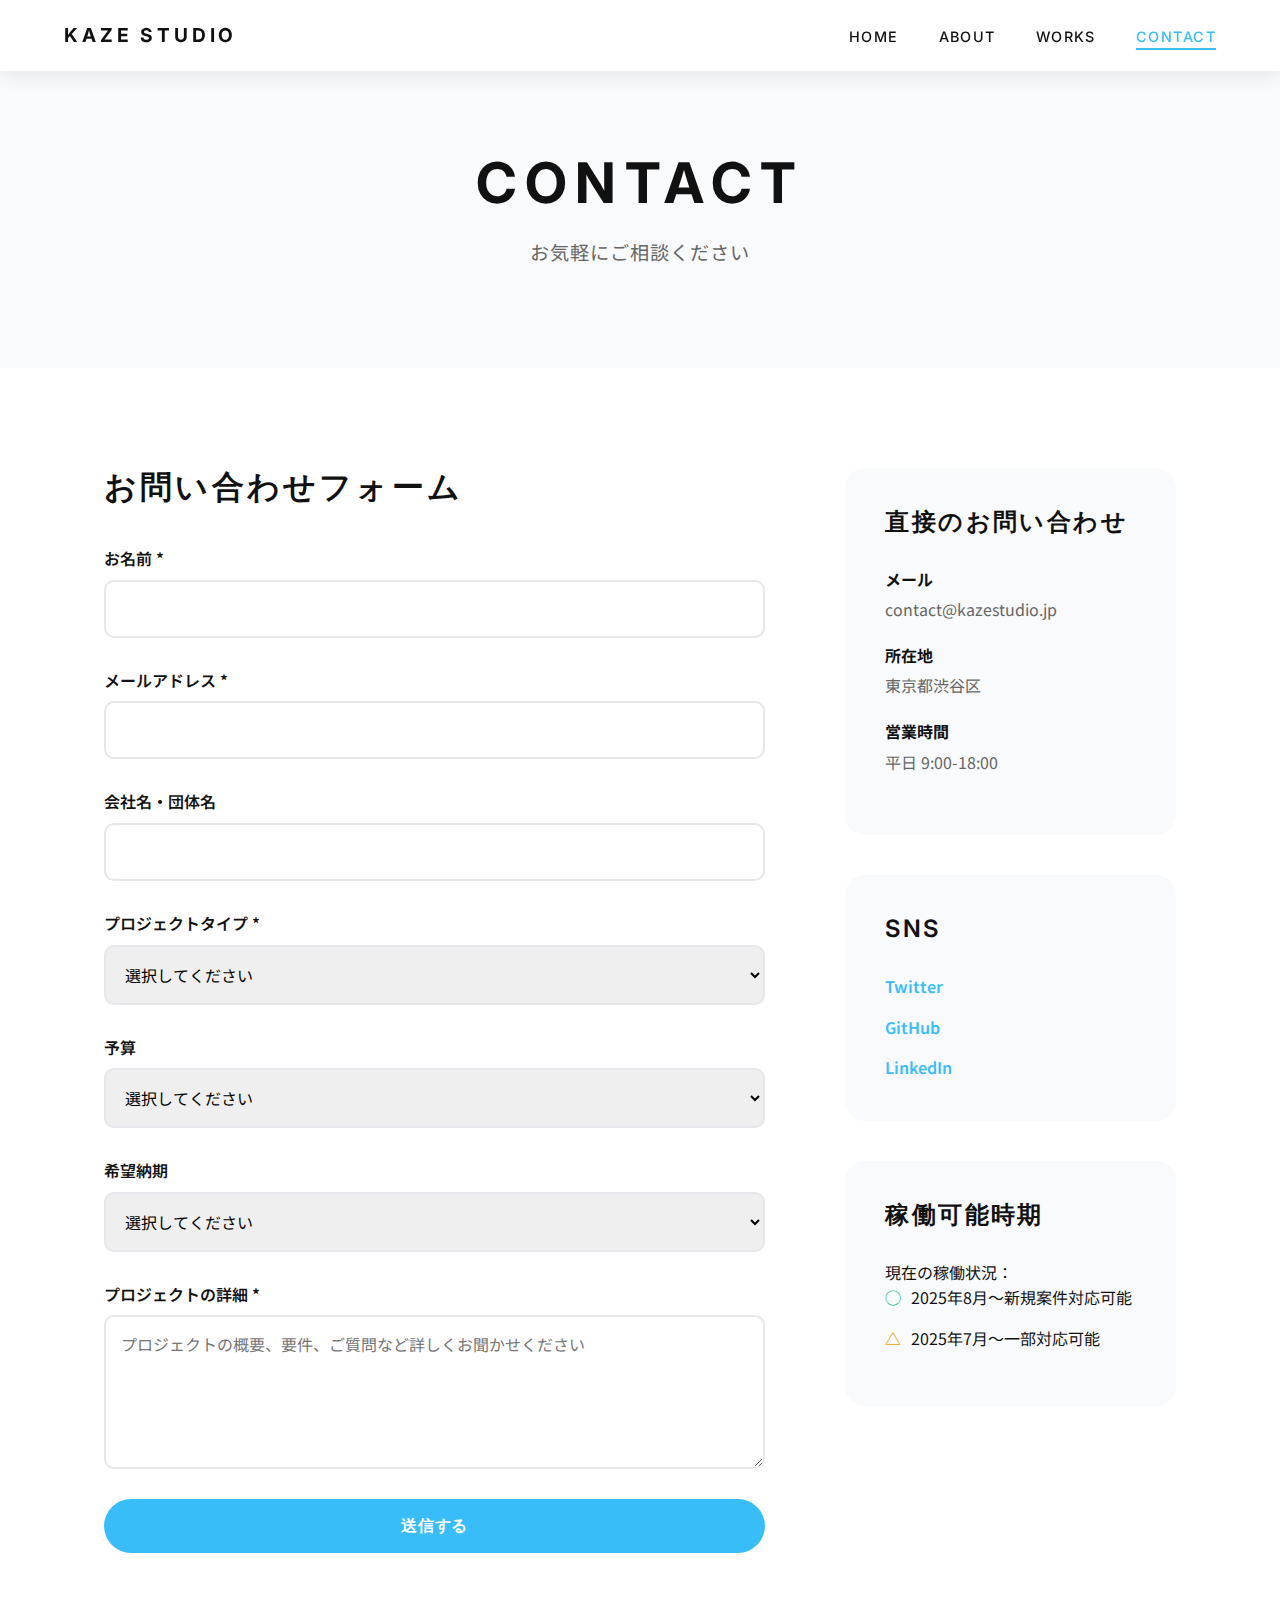
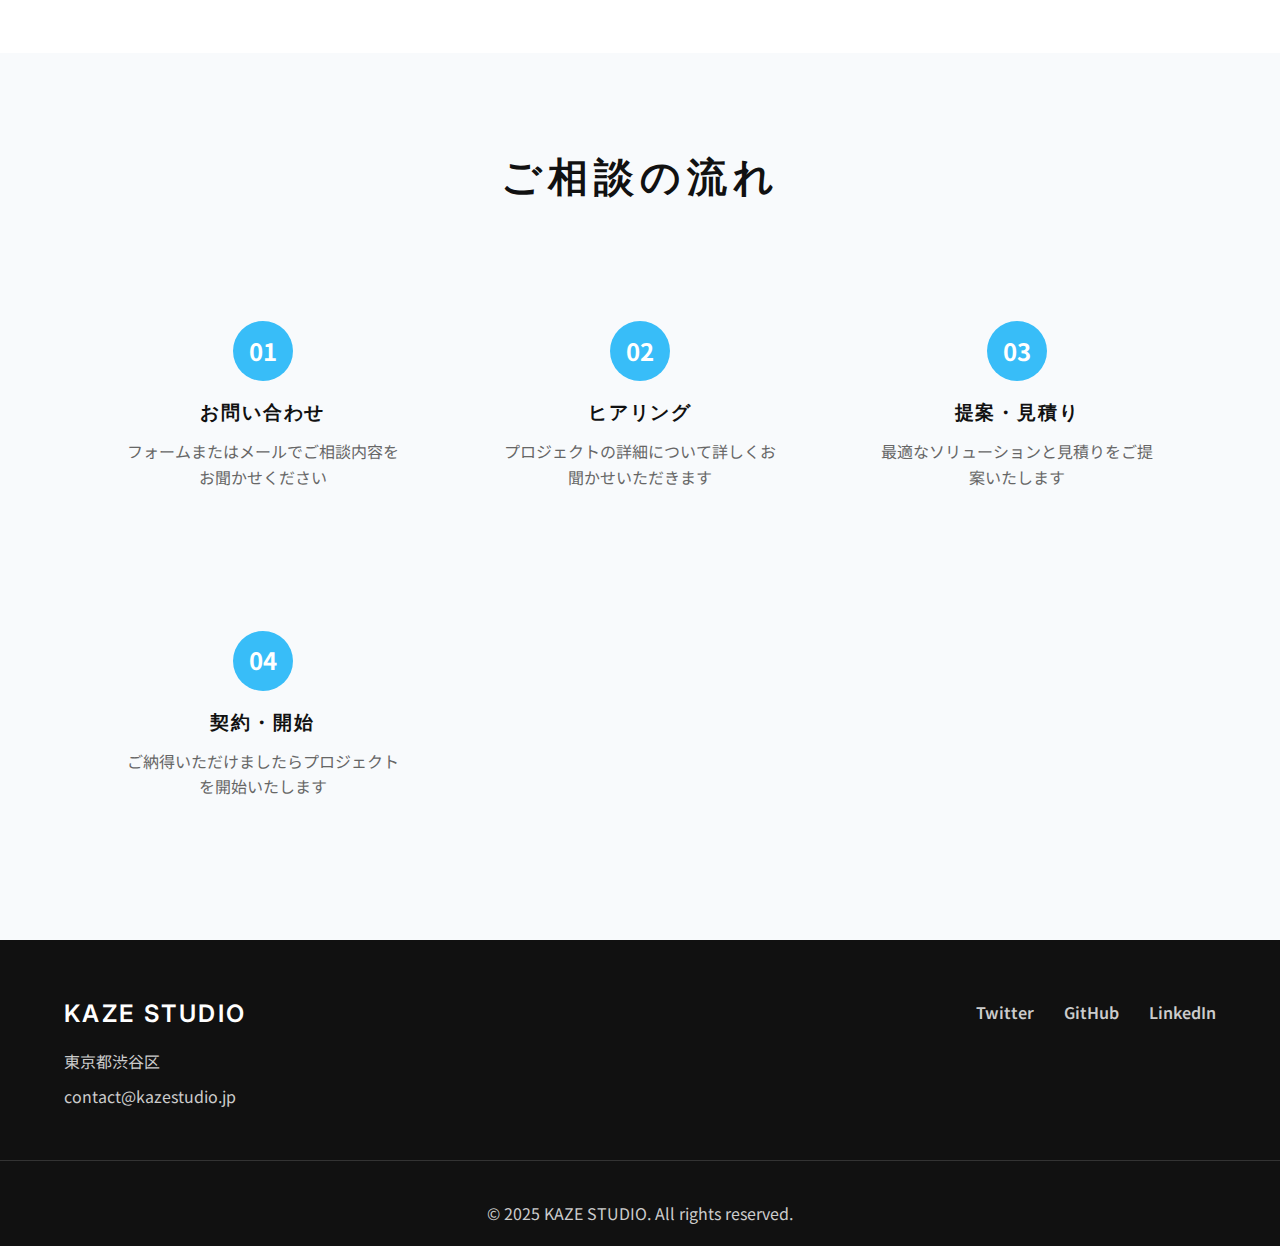
<file: contact.html>
<!DOCTYPE html>
<html lang="ja">
<head>
    <meta charset="UTF-8">
    <meta name="viewport" content="width=device-width, initial-scale=1.0">
    <title>Contact - KAZE Studio</title>
    <meta name="description" content="プロジェクトのご相談、お見積りのご依頼はこちらから。30秒で相談開始できます。">
    <link rel="preconnect" href="https://fonts.googleapis.com">
    <link rel="preconnect" href="https://fonts.gstatic.com" crossorigin>
    <link href="https://fonts.googleapis.com/css2?family=Inter:wght@300;400;500;600;700&family=Noto+Sans+JP:wght@300;400;500;600;700&display=swap" rel="stylesheet">
    <link rel="stylesheet" href="css/style.css">
</head>
<body>
    <header class="header header-fixed" id="header">
        <nav class="nav">
            <div class="nav-container">
                <div class="logo">
                    <a href="index.html">KAZE STUDIO</a>
                </div>
                <ul class="nav-menu" id="nav-menu">
                    <li><a href="index.html" class="nav-link">HOME</a></li>
                    <li><a href="about.html" class="nav-link">ABOUT</a></li>
                    <li><a href="works.html" class="nav-link">WORKS</a></li>
                    <li><a href="contact.html" class="nav-link active">CONTACT</a></li>
                </ul>
                <div class="hamburger" id="hamburger">
                    <span></span>
                    <span></span>
                    <span></span>
                </div>
            </div>
        </nav>
    </header>

    <main>
        <section class="page-hero">
            <div class="container">
                <h1 class="page-title">CONTACT</h1>
                <p class="page-subtitle">お気軽にご相談ください</p>
            </div>
        </section>

        <section class="contact-content">
            <div class="container">
                <div class="contact-grid">
                    <div class="contact-form-section">
                        <h2>お問い合わせフォーム</h2>
                        <form class="contact-form" id="contact-form">
                            <div class="form-group">
                                <label for="name">お名前 *</label>
                                <input type="text" id="name" name="name" required>
                            </div>
                            <div class="form-group">
                                <label for="email">メールアドレス *</label>
                                <input type="email" id="email" name="email" required>
                            </div>
                            <div class="form-group">
                                <label for="company">会社名・団体名</label>
                                <input type="text" id="company" name="company">
                            </div>
                            <div class="form-group">
                                <label for="project-type">プロジェクトタイプ *</label>
                                <select id="project-type" name="project-type" required>
                                    <option value="">選択してください</option>
                                    <option value="web-design">Webデザイン</option>
                                    <option value="web-development">Web開発</option>
                                    <option value="app-development">アプリ開発</option>
                                    <option value="consulting">コンサルティング</option>
                                    <option value="other">その他</option>
                                </select>
                            </div>
                            <div class="form-group">
                                <label for="budget">予算</label>
                                <select id="budget" name="budget">
                                    <option value="">選択してください</option>
                                    <option value="under-500k">50万円未満</option>
                                    <option value="500k-1m">50万円〜100万円</option>
                                    <option value="1m-3m">100万円〜300万円</option>
                                    <option value="3m-5m">300万円〜500万円</option>
                                    <option value="over-5m">500万円以上</option>
                                </select>
                            </div>
                            <div class="form-group">
                                <label for="timeline">希望納期</label>
                                <select id="timeline" name="timeline">
                                    <option value="">選択してください</option>
                                    <option value="urgent">急ぎ（1ヶ月以内）</option>
                                    <option value="normal">通常（2-3ヶ月）</option>
                                    <option value="flexible">余裕あり（3ヶ月以上）</option>
                                </select>
                            </div>
                            <div class="form-group">
                                <label for="message">プロジェクトの詳細 *</label>
                                <textarea id="message" name="message" rows="5" required placeholder="プロジェクトの概要、要件、ご質問など詳しくお聞かせください"></textarea>
                            </div>
                            <button type="submit" class="cta-button" id="submit-btn">
                                <span class="btn-text">送信する</span>
                                <span class="btn-loading" style="display: none;">送信中...</span>
                            </button>
                        </form>
                    </div>

                    <div class="contact-info-section">
                        <div class="contact-info">
                            <h3>直接のお問い合わせ</h3>
                            <div class="contact-item">
                                <strong>メール</strong>
                                <p>contact@kazestudio.jp</p>
                            </div>
                            <div class="contact-item">
                                <strong>所在地</strong>
                                <p>東京都渋谷区</p>
                            </div>
                            <div class="contact-item">
                                <strong>営業時間</strong>
                                <p>平日 9:00-18:00</p>
                            </div>
                        </div>

                        <div class="contact-social">
                            <h3>SNS</h3>
                            <div class="social-links">
                                <a href="#" class="social-link">
                                    <span>Twitter</span>
                                </a>
                                <a href="#" class="social-link">
                                    <span>GitHub</span>
                                </a>
                                <a href="#" class="social-link">
                                    <span>LinkedIn</span>
                                </a>
                            </div>
                        </div>

                        <div class="contact-availability">
                            <h3>稼働可能時期</h3>
                            <div class="availability-calendar">
                                <p>現在の稼働状況：</p>
                                <div class="availability-status">
                                    <span class="status-available">◯</span>
                                    <span>2025年8月〜新規案件対応可能</span>
                                </div>
                                <div class="availability-status">
                                    <span class="status-busy">△</span>
                                    <span>2025年7月〜一部対応可能</span>
                                </div>
                            </div>
                        </div>
                    </div>
                </div>
            </div>
        </section>

        <section class="contact-process">
            <div class="container">
                <h2 class="section-title">ご相談の流れ</h2>
                <div class="process-steps">
                    <div class="process-step">
                        <div class="step-number">01</div>
                        <h3>お問い合わせ</h3>
                        <p>フォームまたはメールでご相談内容をお聞かせください</p>
                    </div>
                    <div class="process-step">
                        <div class="step-number">02</div>
                        <h3>ヒアリング</h3>
                        <p>プロジェクトの詳細について詳しくお聞かせいただきます</p>
                    </div>
                    <div class="process-step">
                        <div class="step-number">03</div>
                        <h3>提案・見積り</h3>
                        <p>最適なソリューションと見積りをご提案いたします</p>
                    </div>
                    <div class="process-step">
                        <div class="step-number">04</div>
                        <h3>契約・開始</h3>
                        <p>ご納得いただけましたらプロジェクトを開始いたします</p>
                    </div>
                </div>
            </div>
        </section>
    </main>

    <footer class="footer">
        <div class="footer-content">
            <div class="footer-info">
                <h3>KAZE STUDIO</h3>
                <p>東京都渋谷区</p>
                <p>contact@kazestudio.jp</p>
            </div>
            <div class="footer-social">
                <a href="#" class="social-link">Twitter</a>
                <a href="#" class="social-link">GitHub</a>
                <a href="#" class="social-link">LinkedIn</a>
            </div>
        </div>
        <div class="footer-bottom">
            <p>&copy; 2025 KAZE STUDIO. All rights reserved.</p>
        </div>
    </footer>

    <script src="js/main.js"></script>
</body>
</html>
</file>
<file: css/style.css>
/* Reset and base styles */
* {
    margin: 0;
    padding: 0;
    box-sizing: border-box;
}

body {
    font-family: 'Noto Sans JP', sans-serif;
    line-height: 1.6;
    color: #111111;
    background-color: #FFFFFF;
    overflow-x: hidden;
}

.container {
    max-width: 1200px;
    margin: 0 auto;
    padding: 0 64px;
}

/* Typography */
h1, h2, h3, h4, h5, h6 {
    font-family: 'Inter', sans-serif;
    font-weight: 600;
    line-height: 1.2;
    letter-spacing: 0.1em;
    text-transform: uppercase;
}

a {
    text-decoration: none;
    color: inherit;
    transition: all 0.3s ease;
}

/* Header */
.header {
    position: fixed;
    top: 0;
    left: 0;
    right: 0;
    z-index: 1000;
    transition: all 0.3s ease;
}

.header-transparent {
    background-color: transparent;
}

.header-fixed {
    background-color: rgba(255, 255, 255, 0.95);
    backdrop-filter: blur(10px);
    box-shadow: 0 2px 20px rgba(0, 0, 0, 0.1);
}

.nav-container {
    display: flex;
    justify-content: space-between;
    align-items: center;
    padding: 20px 64px;
}

.logo a {
    font-family: 'Inter', sans-serif;
    font-size: 1.2rem;
    font-weight: 700;
    letter-spacing: 0.2em;
    color: #111111;
}

.nav-menu {
    display: flex;
    list-style: none;
    gap: 40px;
}

.nav-link {
    font-family: 'Inter', sans-serif;
    font-size: 0.9rem;
    font-weight: 500;
    letter-spacing: 0.1em;
    color: #111111;
    position: relative;
    transition: color 0.3s ease;
}

.nav-link:hover,
.nav-link.active {
    color: #38BDF8;
}

.nav-link::after {
    content: '';
    position: absolute;
    bottom: -5px;
    left: 0;
    width: 0;
    height: 2px;
    background-color: #38BDF8;
    transition: width 0.3s ease;
}

.nav-link:hover::after,
.nav-link.active::after {
    width: 100%;
}

.hamburger {
    display: none;
    flex-direction: column;
    cursor: pointer;
}

.hamburger span {
    width: 25px;
    height: 3px;
    background-color: #111111;
    margin: 3px 0;
    transition: 0.3s;
}

/* Hero Section */
.hero {
    min-height: 100vh;
    display: flex;
    align-items: center;
    justify-content: center;
    background: linear-gradient(135deg, #FFFFFF 0%, #F8FAFC 100%);
    text-align: center;
    padding: 100px 0;
    position: relative;
    overflow: hidden;
}

.hero-content {
    max-width: 800px;
    opacity: 0;
    animation: fadeInUp 1s ease forwards;
}

.hero-title {
    margin-bottom: 30px;
}

.hero-title-main {
    display: block;
    font-size: 4rem;
    font-weight: 700;
    letter-spacing: 0.15em;
    color: #111111;
    margin-bottom: 10px;
}

.hero-title-sub {
    display: block;
    font-size: 1.5rem;
    font-weight: 400;
    letter-spacing: 0.3em;
    color: #38BDF8;
}

.hero-description {
    font-size: 1.1rem;
    margin-bottom: 50px;
    color: #666666;
    line-height: 1.8;
}

/* Buttons */
.cta-button {
    display: inline-block;
    background-color: #38BDF8;
    color: #FFFFFF;
    padding: 16px 40px;
    border-radius: 50px;
    font-family: 'Inter', sans-serif;
    font-weight: 600;
    font-size: 1rem;
    letter-spacing: 0.05em;
    text-transform: uppercase;
    transition: all 0.3s ease;
    border: none;
    cursor: pointer;
}

.cta-button:hover {
    background-color: #0F6DF8;
    transform: translateY(-2px);
    box-shadow: 0 10px 30px rgba(56, 189, 248, 0.3);
}

.cta-button-outline {
    display: inline-block;
    background-color: transparent;
    color: #38BDF8;
    padding: 16px 40px;
    border: 2px solid #38BDF8;
    border-radius: 50px;
    font-family: 'Inter', sans-serif;
    font-weight: 600;
    font-size: 1rem;
    letter-spacing: 0.05em;
    text-transform: uppercase;
    transition: all 0.3s ease;
    cursor: pointer;
}

.cta-button-outline:hover {
    background-color: #38BDF8;
    color: #FFFFFF;
    transform: translateY(-2px);
    box-shadow: 0 10px 30px rgba(56, 189, 248, 0.3);
}

/* Sections */
.section-title {
    font-size: 2.5rem;
    font-weight: 700;
    letter-spacing: 0.15em;
    text-align: center;
    margin-bottom: 80px;
    color: #111111;
}

.section-lead {
    font-size: 1.1rem;
    line-height: 1.8;
    text-align: center;
    margin-top: -60px;
    margin-bottom: 80px;
    color: #555;
    font-weight: 400;
}

.services {
    padding: 120px 0;
    background: linear-gradient(135deg, #FFF5E6 0%, #F0F8FF 100%);
    position: relative;
    overflow: hidden;
}

.service-item {
    display: grid;
    grid-template-columns: 1fr 1fr;
    gap: 80px;
    align-items: center;
    margin-bottom: 120px;
    position: relative;
}

.service-item:last-child {
    margin-bottom: 0;
}

.service-item:nth-child(even) {
    direction: rtl;
}

.service-item:nth-child(even) > * {
    direction: ltr;
}

.service-visual {
    position: relative;
    height: 400px;
    display: flex;
    align-items: center;
    justify-content: center;
}

.service-illustration {
    position: relative;
    width: 300px;
    height: 300px;
    display: flex;
    align-items: center;
    justify-content: center;
}

.star-icon {
    position: absolute;
    font-size: 2rem;
    color: #FFD700;
    animation: float 3s ease-in-out infinite;
}

.star-1 { top: 20px; left: 20px; animation-delay: 0s; }
.star-2 { top: 50px; right: 30px; animation-delay: 0.5s; }
.star-3 { bottom: 40px; left: 50px; animation-delay: 1s; }
.star-4 { top: 30px; left: 40px; animation-delay: 0.3s; }
.star-5 { bottom: 50px; right: 20px; animation-delay: 0.8s; }
.star-6 { top: 40px; right: 50px; animation-delay: 0.2s; }
.star-7 { bottom: 30px; left: 30px; animation-delay: 0.7s; }

.person-illustration {
    position: relative;
    width: 150px;
    height: 150px;
}

.person-body {
    width: 80px;
    height: 100px;
    background: linear-gradient(135deg, #38BDF8 0%, #0F6DF8 100%);
    border-radius: 40px 40px 20px 20px;
    position: absolute;
    bottom: 0;
    left: 50%;
    transform: translateX(-50%);
}

.person-head {
    width: 50px;
    height: 50px;
    background: #FDB462;
    border-radius: 50%;
    position: absolute;
    top: 0;
    left: 50%;
    transform: translateX(-50%);
}

.laptop {
    width: 60px;
    height: 40px;
    background: #374151;
    border-radius: 5px;
    position: absolute;
    bottom: 30px;
    left: 50%;
    transform: translateX(-50%);
}

.laptop::before {
    content: '';
    width: 55px;
    height: 35px;
    background: #60A5FA;
    border-radius: 3px;
    position: absolute;
    top: 2px;
    left: 2px;
}

.mobile-illustration {
    position: relative;
    width: 100px;
    height: 180px;
}

.phone {
    width: 80px;
    height: 160px;
    background: #1F2937;
    border-radius: 20px;
    position: absolute;
    left: 50%;
    top: 50%;
    transform: translate(-50%, -50%);
}

.phone::before {
    content: '';
    width: 70px;
    height: 140px;
    background: #38BDF8;
    border-radius: 10px;
    position: absolute;
    top: 10px;
    left: 5px;
}

.design-illustration {
    position: relative;
    width: 120px;
    height: 120px;
}

.design-tools {
    width: 100px;
    height: 80px;
    background: linear-gradient(135deg, #F59E0B 0%, #EF4444 100%);
    border-radius: 15px;
    position: absolute;
    top: 0;
    left: 0;
}

.color-palette {
    width: 60px;
    height: 40px;
    background: linear-gradient(to right, #EF4444, #F59E0B, #10B981, #3B82F6, #8B5CF6);
    border-radius: 10px;
    position: absolute;
    bottom: 0;
    right: 0;
}

.service-content {
    padding: 40px 0;
}

.service-number {
    font-family: 'Inter', sans-serif;
    font-size: 1rem;
    font-weight: 600;
    color: #38BDF8;
    letter-spacing: 0.1em;
    margin-bottom: 20px;
}

.service-name {
    font-family: 'Inter', sans-serif;
    font-size: 2rem;
    font-weight: 700;
    color: #111111;
    letter-spacing: 0.05em;
    margin-bottom: 30px;
    line-height: 1.2;
}

.service-description {
    font-size: 1.1rem;
    line-height: 1.8;
    color: #666666;
    margin-bottom: 40px;
}

.service-link {
    font-family: 'Inter', sans-serif;
    font-size: 1rem;
    font-weight: 600;
    color: #38BDF8;
    letter-spacing: 0.05em;
    text-decoration: none;
    position: relative;
    transition: color 0.3s ease;
}

.service-link:hover {
    color: #0F6DF8;
}

.service-link::after {
    content: '';
    position: absolute;
    bottom: -3px;
    left: 0;
    width: 0;
    height: 2px;
    background-color: #38BDF8;
    transition: width 0.3s ease;
}

.service-link:hover::after {
    width: 100%;
}

@keyframes float {
    0%, 100% { transform: translateY(0px); }
    50% { transform: translateY(-10px); }
}

/* Works Preview */
.works-preview {
    padding: 100px 0;
    background-color: #F8FAFC;
    position: relative;
}

.works-slider {
    display: grid;
    grid-template-columns: repeat(3, 1fr);
    gap: 20px;
    margin-bottom: 60px;
}

.works-preview .work-item {
    background-color: #FFFFFF;
    border-radius: 20px;
    overflow: hidden;
    box-shadow: 0 10px 50px rgba(0, 0, 0, 0.05);
    transition: transform 0.3s ease, box-shadow 0.3s ease;
    aspect-ratio: 1 / 1;
}

.works-preview .work-item:hover {
    transform: scale(1.02);
    box-shadow: 0 20px 80px rgba(0, 0, 0, 0.1);
}

.works-preview .work-item img {
    width: 100%;
    height: 100%;
    object-fit: cover;
}

.work-info {
    padding: 30px;
}

.work-info h3 {
    font-size: 1.2rem;
    font-weight: 600;
    margin-bottom: 10px;
    color: #111111;
}

.work-info p {
    color: #666666;
    font-size: 0.9rem;
}

/* CTA Section */
.cta-section {
    padding: 100px 0;
    background-color: #F8FAFC;
    text-align: center;
    position: relative;
    overflow: hidden;
}

.cta-title {
    font-size: 2.5rem;
    font-weight: 700;
    letter-spacing: 0.1em;
    margin-bottom: 20px;
    color: #111111;
}

.cta-description {
    font-size: 1.1rem;
    color: #666666;
    margin-bottom: 40px;
    line-height: 1.8;
}

/* Page Hero */
.page-hero {
    padding: 150px 0 100px;
    background-color: #F8FAFC;
    text-align: center;
}

.page-title {
    font-size: 3.5rem;
    font-weight: 700;
    letter-spacing: 0.15em;
    margin-bottom: 20px;
    color: #111111;
}

.page-subtitle {
    font-size: 1.2rem;
    color: #666666;
    letter-spacing: 0.05em;
    text-transform: none;
    font-weight: 400;
}

/* About Page */
.about-profile {
    padding: 100px 0;
}

.profile-content {
    display: grid;
    grid-template-columns: 1fr 2fr;
    gap: 80px;
    align-items: center;
}

.profile-image img {
    width: 100%;
    max-width: 300px;
    border-radius: 20px;
    box-shadow: 0 20px 80px rgba(0, 0, 0, 0.1);
}

.profile-text h2 {
    font-size: 2rem;
    margin-bottom: 30px;
    color: #111111;
}

.profile-text p {
    font-size: 1.1rem;
    line-height: 1.8;
    color: #666666;
    margin-bottom: 20px;
}

.about-values {
    padding: 100px 0;
    background-color: #F8FAFC;
}

.values-grid {
    display: grid;
    grid-template-columns: repeat(auto-fit, minmax(300px, 1fr));
    gap: 60px;
}

.value-item {
    text-align: center;
    padding: 40px 20px;
}

.value-item h3 {
    font-size: 1.5rem;
    margin-bottom: 20px;
    color: #38BDF8;
}

.value-item p {
    color: #666666;
    line-height: 1.8;
}

.about-skills {
    padding: 100px 0;
}

.skills-categories {
    display: grid;
    grid-template-columns: repeat(auto-fit, minmax(250px, 1fr));
    gap: 60px;
}

.skill-category h3 {
    font-size: 1.3rem;
    margin-bottom: 30px;
    color: #111111;
    text-align: center;
}

.skill-category ul {
    list-style: none;
}

.skill-category li {
    padding: 10px 0;
    color: #666666;
    border-bottom: 1px solid #E5E7EB;
    text-align: center;
}

.about-mission {
    padding: 100px 0;
    background-color: #F8FAFC;
    text-align: center;
}

.mission-content {
    max-width: 800px;
    margin: 0 auto;
}

.mission-text {
    font-size: 1.5rem;
    line-height: 1.8;
    color: #111111;
    font-weight: 400;
}

/* Works Page */
.works-filter {
    padding: 50px 0;
    background-color: #F8FAFC;
}

.filter-buttons {
    display: flex;
    justify-content: center;
    gap: 20px;
    flex-wrap: wrap;
}

.filter-btn {
    background-color: transparent;
    color: #666666;
    border: 2px solid #E5E7EB;
    padding: 12px 30px;
    border-radius: 50px;
    font-family: 'Inter', sans-serif;
    font-weight: 600;
    font-size: 0.9rem;
    letter-spacing: 0.05em;
    text-transform: uppercase;
    cursor: pointer;
    transition: all 0.3s ease;
}

.filter-btn:hover,
.filter-btn.active {
    background-color: #38BDF8;
    color: #FFFFFF;
    border-color: #38BDF8;
}

.works-gallery {
    padding: 100px 0;
}

.works-gallery .container {
    max-width: 1200px;
    padding: 0 64px;
}

.works-grid {
    display: grid;
    grid-template-columns: repeat(3, 1fr);
    gap: 20px;
    width: 100%;
    margin: 0 auto;
}

.work-item {
    position: relative;
    border-radius: 0;
    overflow: hidden;
    cursor: pointer;
    transition: transform 0.3s ease;
    aspect-ratio: 1 / 1;
}

.work-item:hover {
    transform: scale(1.02);
}

.work-item img {
    width: 100%;
    height: 100%;
    object-fit: cover;
}

.work-overlay {
    position: absolute;
    top: 0;
    left: 0;
    right: 0;
    bottom: 0;
    background: linear-gradient(135deg, rgba(56, 189, 248, 0.9) 0%, rgba(15, 109, 248, 0.9) 100%);
    display: flex;
    flex-direction: column;
    justify-content: center;
    align-items: center;
    text-align: center;
    color: #FFFFFF;
    opacity: 0;
    transition: opacity 0.3s ease;
}

.work-item:hover .work-overlay {
    opacity: 1;
}

.work-overlay h3 {
    font-size: 1.5rem;
    margin-bottom: 10px;
}

.work-overlay p {
    margin-bottom: 20px;
    font-size: 0.9rem;
}

.work-detail-btn {
    background-color: #FFFFFF;
    color: #38BDF8;
    border: none;
    padding: 10px 20px;
    border-radius: 25px;
    font-weight: 600;
    font-size: 0.9rem;
    cursor: pointer;
    transition: all 0.3s ease;
}

.work-detail-btn:hover {
    background-color: #F8FAFC;
    transform: translateY(-2px);
}

/* Modal */
.modal {
    display: none;
    position: fixed;
    z-index: 2000;
    left: 0;
    top: 0;
    width: 100%;
    height: 100%;
    background-color: rgba(0, 0, 0, 0.8);
}

.modal-content {
    background-color: #FFFFFF;
    margin: 5% auto;
    padding: 0;
    border-radius: 20px;
    width: 90%;
    max-width: 1000px;
    max-height: 90vh;
    overflow-y: auto;
    position: relative;
}

.modal-close {
    position: absolute;
    top: 20px;
    right: 30px;
    font-size: 2rem;
    font-weight: bold;
    cursor: pointer;
    color: #666666;
    z-index: 1;
}

.modal-close:hover {
    color: #111111;
}

.modal-body {
    display: grid;
    grid-template-columns: 1fr 1fr;
    gap: 0;
}

.modal-image {
    position: relative;
}

.modal-image img {
    width: 100%;
    height: 100%;
    object-fit: cover;
    border-radius: 20px 0 0 20px;
}

.modal-info {
    padding: 40px;
}

.modal-info h3 {
    font-size: 1.8rem;
    margin-bottom: 20px;
    color: #111111;
}

.modal-info p {
    color: #666666;
    line-height: 1.8;
    margin-bottom: 30px;
}

.modal-details h4,
.modal-tech h4,
.modal-results h4 {
    font-size: 1.1rem;
    margin-bottom: 15px;
    color: #111111;
}

.modal-details ul,
.modal-results ul {
    list-style: none;
    margin-bottom: 30px;
}

.modal-details li,
.modal-results li {
    padding: 5px 0;
    color: #666666;
    border-bottom: 1px solid #E5E7EB;
}

.modal-tech-tags {
    display: flex;
    flex-wrap: wrap;
    gap: 10px;
    margin-bottom: 30px;
}

.modal-tech-tags span {
    background-color: #38BDF8;
    color: #FFFFFF;
    padding: 5px 15px;
    border-radius: 20px;
    font-size: 0.9rem;
}

/* Blog Page */
.blog-filter {
    padding: 50px 0;
    background-color: #F8FAFC;
}

.blog-posts {
    padding: 100px 0;
}

.blog-grid {
    display: grid;
    grid-template-columns: repeat(auto-fit, minmax(350px, 1fr));
    gap: 40px;
}

.blog-post {
    background-color: #FFFFFF;
    border-radius: 20px;
    overflow: hidden;
    box-shadow: 0 10px 50px rgba(0, 0, 0, 0.05);
    transition: transform 0.3s ease, box-shadow 0.3s ease;
}

.blog-post:hover {
    transform: translateY(-10px);
    box-shadow: 0 20px 80px rgba(0, 0, 0, 0.1);
}

.blog-post-image img {
    width: 100%;
    height: 200px;
    object-fit: cover;
}

.blog-post-content {
    padding: 30px;
}

.blog-post-meta {
    display: flex;
    gap: 15px;
    margin-bottom: 20px;
    font-size: 0.8rem;
    color: #666666;
}

.blog-post-tag {
    background-color: #38BDF8;
    color: #FFFFFF;
    padding: 4px 12px;
    border-radius: 15px;
    font-weight: 600;
}

.blog-post-title {
    font-size: 1.2rem;
    margin-bottom: 15px;
    color: #111111;
    text-transform: none;
}

.blog-post-excerpt {
    color: #666666;
    line-height: 1.6;
    margin-bottom: 20px;
}

.blog-post-link {
    color: #38BDF8;
    font-weight: 600;
    font-size: 0.9rem;
    text-transform: uppercase;
    letter-spacing: 0.05em;
}

.blog-post-link:hover {
    color: #0F6DF8;
}

/* Contact Page */
.contact-content {
    padding: 100px 0;
}

.contact-grid {
    display: grid;
    grid-template-columns: 2fr 1fr;
    gap: 80px;
}

.contact-form-section h2 {
    font-size: 2rem;
    margin-bottom: 40px;
    color: #111111;
}

.contact-form {
    display: flex;
    flex-direction: column;
    gap: 30px;
}

.form-group {
    display: flex;
    flex-direction: column;
}

.form-group label {
    font-weight: 600;
    margin-bottom: 8px;
    color: #111111;
}

.form-group input,
.form-group select,
.form-group textarea {
    padding: 15px;
    border: 2px solid #E5E7EB;
    border-radius: 10px;
    font-size: 1rem;
    font-family: 'Noto Sans JP', sans-serif;
    transition: border-color 0.3s ease;
}

.form-group input:focus,
.form-group select:focus,
.form-group textarea:focus {
    outline: none;
    border-color: #38BDF8;
}

.contact-info {
    background-color: #F8FAFC;
    padding: 40px;
    border-radius: 20px;
    margin-bottom: 40px;
}

.contact-info h3 {
    font-size: 1.5rem;
    margin-bottom: 30px;
    color: #111111;
}

.contact-item {
    margin-bottom: 20px;
}

.contact-item strong {
    display: block;
    margin-bottom: 5px;
    color: #111111;
}

.contact-item p {
    color: #666666;
}

.contact-social {
    background-color: #F8FAFC;
    padding: 40px;
    border-radius: 20px;
    margin-bottom: 40px;
}

.contact-social h3 {
    font-size: 1.5rem;
    margin-bottom: 30px;
    color: #111111;
}

.social-links {
    display: flex;
    flex-direction: column;
    gap: 15px;
}

.social-links .social-link {
    display: block;
    color: #38BDF8;
    font-weight: 600;
    transition: color 0.3s ease;
}

.social-links .social-link:hover {
    color: #0F6DF8;
}

.contact-availability {
    background-color: #F8FAFC;
    padding: 40px;
    border-radius: 20px;
}

.contact-availability h3 {
    font-size: 1.5rem;
    margin-bottom: 30px;
    color: #111111;
}

.availability-status {
    display: flex;
    align-items: center;
    gap: 10px;
    margin-bottom: 15px;
}

.status-available {
    color: #10B981;
    font-weight: bold;
}

.status-busy {
    color: #F59E0B;
    font-weight: bold;
}

.contact-process {
    padding: 100px 0;
    background-color: #F8FAFC;
}

.process-steps {
    display: grid;
    grid-template-columns: repeat(auto-fit, minmax(250px, 1fr));
    gap: 60px;
}

.process-step {
    text-align: center;
    padding: 40px 20px;
}

.step-number {
    width: 60px;
    height: 60px;
    border-radius: 50%;
    background-color: #38BDF8;
    color: #FFFFFF;
    display: flex;
    align-items: center;
    justify-content: center;
    font-size: 1.5rem;
    font-weight: 700;
    margin: 0 auto 20px;
}

.process-step h3 {
    font-size: 1.2rem;
    margin-bottom: 15px;
    color: #111111;
}

.process-step p {
    color: #666666;
    line-height: 1.6;
}

/* Footer */
.footer {
    background-color: #111111;
    color: #FFFFFF;
    padding: 60px 0 20px;
    position: relative;
}

.footer-content {
    display: grid;
    grid-template-columns: 1fr 1fr;
    gap: 60px;
    margin-bottom: 40px;
    padding: 0 64px;
}

.footer-info h3 {
    font-size: 1.5rem;
    margin-bottom: 20px;
    color: #FFFFFF;
}

.footer-info p {
    color: #CCCCCC;
    margin-bottom: 10px;
}

.footer-social {
    display: flex;
    gap: 30px;
    justify-content: flex-end;
    align-items: flex-start;
}

.footer-social .social-link {
    color: #CCCCCC;
    font-weight: 600;
    transition: color 0.3s ease;
}

.footer-social .social-link:hover {
    color: #38BDF8;
}

.footer-bottom {
    text-align: center;
    padding-top: 40px;
    border-top: 1px solid #333333;
    color: #CCCCCC;
}

.text-center {
    text-align: center;
}

/* Animations */
@keyframes fadeInUp {
    from {
        opacity: 0;
        transform: translateY(30px);
    }
    to {
        opacity: 1;
        transform: translateY(0);
    }
}

.fade-in {
    opacity: 0;
    animation: fadeInUp 0.8s ease forwards;
}

/* Responsive Design */
@media (max-width: 768px) {
    .container {
        padding: 0 20px;
    }
    
    .nav-container {
        padding: 15px 20px;
    }
    
    .nav-menu {
        position: fixed;
        top: 0;
        left: 0;
        width: 100%;
        height: 100vh;
        background-color: #FFFFFF;
        flex-direction: column;
        justify-content: center;
        align-items: center;
        gap: 30px;
        transform: translateX(-100%);
        transition: transform 0.3s ease;
    }
    
    .nav-menu.active {
        transform: translateX(0);
    }
    
    .hamburger {
        display: flex;
        z-index: 1001;
    }
    
    .hamburger.active span:nth-child(1) {
        transform: rotate(-45deg) translate(-5px, 6px);
    }
    
    .hamburger.active span:nth-child(2) {
        opacity: 0;
    }
    
    .hamburger.active span:nth-child(3) {
        transform: rotate(45deg) translate(-5px, -6px);
    }
    
    .hero-title-main {
        font-size: 2.5rem;
    }
    
    .hero-title-sub {
        font-size: 1.2rem;
    }
    
    .section-title {
        font-size: 2rem;
    }
    
    .page-title {
        font-size: 2.5rem;
    }
    
    .service-item {
        grid-template-columns: 1fr;
        gap: 40px;
        margin-bottom: 80px;
        text-align: center;
    }
    
    .service-item:nth-child(even) {
        direction: ltr;
    }
    
    .service-visual {
        height: 300px;
    }
    
    .service-illustration {
        width: 250px;
        height: 250px;
    }
    
    .works-slider {
        grid-template-columns: repeat(2, 1fr);
        gap: 10px;
    }
    
.works-gallery .container {
        padding: 0 20px;
    }
    
    .works-grid {
        grid-template-columns: repeat(2, 1fr);
        gap: 10px;
    }
    
    .profile-content {
        grid-template-columns: 1fr;
        gap: 40px;
        text-align: center;
    }
    
    .skills-categories {
        grid-template-columns: 1fr;
        gap: 40px;
    }
    
    .contact-grid {
        grid-template-columns: 1fr;
        gap: 40px;
    }
    
    .footer-content {
        grid-template-columns: 1fr;
        gap: 40px;
        padding: 0 20px;
        text-align: center;
    }
    
    .footer-social {
        justify-content: center;
    }
    
    .modal-body {
        grid-template-columns: 1fr;
    }
    
    .modal-image img {
        border-radius: 20px 20px 0 0;
    }
    
    .process-steps {
        grid-template-columns: 1fr;
        gap: 40px;
    }
    
    .filter-buttons {
        gap: 15px;
    }
    
    .filter-btn {
        padding: 10px 20px;
        font-size: 0.8rem;
    }
    
    .blog-grid {
        grid-template-columns: 1fr;
    }
    
    .values-grid {
        grid-template-columns: 1fr;
        gap: 40px;
    }
}

@media (max-width: 480px) {
    .hero-title-main {
        font-size: 2rem;
    }
    
    .hero-title-sub {
        font-size: 1rem;
    }
    
    .cta-button,
    .cta-button-outline {
        padding: 14px 30px;
        font-size: 0.9rem;
    }
    
    .service-card {
        padding: 40px 30px;
    }
    
    .modal-content {
        width: 95%;
        margin: 2% auto;
    }
    
    .modal-info {
        padding: 30px 20px;
    }
    
    .works-slider {
        grid-template-columns: 1fr;
        gap: 10px;
    }
    
.works-gallery .container {
        padding: 0 20px;
    }
    
    .works-grid {
        grid-template-columns: 1fr;
        gap: 10px;
    }
}

/* Scroll Animation Character */
.scroll__anime {
    position: absolute;
    right: 50px;
    bottom: 80px;
    z-index: 10;
    transition: transform 0.3s ease-out;
    pointer-events: none;
    opacity: 0;
    animation: fadeIn 0.5s ease-out 0.5s forwards;
}

@keyframes fadeIn {
    from {
        opacity: 0;
        transform: translateX(100px);
    }
    to {
        opacity: 1;
        transform: translateX(0);
    }
}

.scroll__bucha {
    width: 120px;
    height: auto;
    filter: drop-shadow(0 4px 8px rgba(0, 0, 0, 0.1));
    transform-origin: center bottom;
}

/* Scroll position classes */
.scroll__anime.scroll-up {
    transform: translateY(-10px) rotate(-5deg);
}

.scroll__anime.scroll-down {
    transform: translateY(10px) rotate(5deg);
}

.scroll__anime.bounce {
    animation: bounce 0.5s ease-out;
}

@keyframes bounce {
    0%, 100% { transform: translateY(0); }
    50% { transform: translateY(-20px); }
}

/* Responsive adjustments */
@media (max-width: 1024px) {
    .scroll__anime {
        right: 30px;
        bottom: 60px;
    }
    
    .scroll__bucha {
        width: 100px;
    }
}

@media (max-width: 768px) {
    .scroll__anime {
        right: 20px;
        bottom: 50px;
    }
    
    .scroll__bucha {
        width: 80px;
    }
}

@media (max-width: 480px) {
    .scroll__anime {
        right: 15px;
        bottom: 40px;
    }
    
    .scroll__bucha {
        width: 60px;
    }
}

/* Fallen Character at cta-section and footer boundary */
.fallen-character-boundary {
    position: absolute;
    left: 150px;
    top: -60px;
    z-index: 100;
    opacity: 0;
    transform: scale(0.8);
    transition: opacity 0.5s ease, transform 0.5s ease;
    pointer-events: none;
}

.fallen-character-boundary.show {
    opacity: 1;
    transform: scale(1);
}

.fallen-img {
    width: 120px;
    height: auto;
    filter: drop-shadow(0 4px 8px rgba(0, 0, 0, 0.2));
}

/* Speech bubble for fallen character */
.fallen-speech-bubble {
    position: absolute;
    bottom: 80px;
    left: 130px;
    background-color: #FFFFFF;
    border: 2px solid #111111;
    border-radius: 15px;
    padding: 10px 15px;
    min-width: 160px;
    box-shadow: 0 4px 12px rgba(0, 0, 0, 0.15);
    opacity: 0;
    transform: scale(0.8) translateY(10px);
    transition: all 0.3s ease;
    z-index: 10;
}

.fallen-speech-bubble::after {
    content: '';
    position: absolute;
    bottom: -8px;
    left: 20px;
    width: 0;
    height: 0;
    border-left: 8px solid transparent;
    border-right: 8px solid transparent;
    border-top: 8px solid #111111;
}

.fallen-speech-bubble::before {
    content: '';
    position: absolute;
    bottom: -6px;
    left: 22px;
    width: 0;
    height: 0;
    border-left: 6px solid transparent;
    border-right: 6px solid transparent;
    border-top: 6px solid #FFFFFF;
}

.fallen-speech-bubble.show {
    opacity: 1;
    transform: scale(1) translateY(0);
}

.fallen-speech-text {
    font-size: 0.9rem;
    color: #111111;
    margin: 0;
    font-weight: 500;
    line-height: 1.4;
    text-align: center;
}

/* Responsive adjustments for fallen character */
@media (max-width: 1024px) {
    .fallen-character-boundary {
        left: 80px;
        top: -50px;
    }
    
    .fallen-img {
        width: 90px;
    }
    
    .fallen-speech-bubble {
        bottom: 70px;
        left: 110px;
        min-width: 140px;
        font-size: 0.85rem;
    }
}

@media (max-width: 768px) {
    .fallen-character-boundary {
        left: 50px;
        top: -35px;
    }
    
    .fallen-img {
        width: 70px;
    }
    
    .fallen-speech-bubble {
        bottom: 60px;
        left: 90px;
        min-width: 120px;
        font-size: 0.8rem;
        padding: 8px 12px;
    }
}

@media (max-width: 480px) {
    .fallen-character-boundary {
        left: 30px;
        top: -25px;
    }
    
    .fallen-img {
        width: 60px;
    }
    
    .fallen-speech-bubble {
        bottom: 50px;
        left: 70px;
        min-width: 100px;
        font-size: 0.75rem;
        padding: 6px 10px;
    }
}

@media (max-width: 360px) {
    .fallen-character-boundary {
        left: 20px;
        top: -20px;
    }
    
    .fallen-img {
        width: 50px;
    }
    
    .fallen-speech-bubble {
        bottom: 45px;
        left: 60px;
        min-width: 90px;
        font-size: 0.7rem;
        padding: 5px 8px;
    }
}

/* Hanging Character */
.hanging-character {
    position: absolute;
    top: -30px;
    left: 50%;
    transform: translateX(-50%);
    z-index: 20;
    pointer-events: auto;
    cursor: pointer;
    -webkit-tap-highlight-color: transparent;
    touch-action: manipulation;
}

.hanging-img {
    width: 80px;
    height: auto;
    animation: swing 3s ease-in-out infinite;
    transform-origin: top center;
    filter: drop-shadow(0 4px 8px rgba(0, 0, 0, 0.1));
    -webkit-tap-highlight-color: transparent;
    user-select: none;
    -webkit-user-select: none;
    -moz-user-select: none;
    -ms-user-select: none;
}

@keyframes swing {
    0%, 100% { transform: rotate(-3deg); }
    50% { transform: rotate(3deg); }
}

/* Fast falling animation with strong gravity */
@keyframes fall {
    0% {
        transform: translateX(-50%) translateY(0px) rotate(0deg);
        opacity: 1;
    }
    10% {
        transform: translateX(-50%) translateY(50px) rotate(-45deg);
        opacity: 1;
    }
    20% {
        transform: translateX(-50%) translateY(150px) rotate(-120deg);
        opacity: 0.9;
    }
    30% {
        transform: translateX(-50%) translateY(300px) rotate(-230deg);
        opacity: 0.8;
    }
    40% {
        transform: translateX(-50%) translateY(500px) rotate(-360deg);
        opacity: 0.7;
    }
    50% {
        transform: translateX(-50%) translateY(750px) rotate(-520deg);
        opacity: 0.6;
    }
    60% {
        transform: translateX(-50%) translateY(1050px) rotate(-700deg);
        opacity: 0.5;
    }
    70% {
        transform: translateX(-50%) translateY(1400px) rotate(-900deg);
        opacity: 0.4;
    }
    80% {
        transform: translateX(-50%) translateY(1800px) rotate(-1120deg);
        opacity: 0.3;
    }
    90% {
        transform: translateX(-50%) translateY(2250px) rotate(-1360deg);
        opacity: 0.2;
    }
    100% {
        transform: translateX(-50%) translateY(2800px) rotate(-1620deg);
        opacity: 0;
    }
}

/* Shake animation for click feedback */
@keyframes hangingShake {
    0%, 100% { transform: translateX(-50%) rotate(-3deg); }
    25% { transform: translateX(-50%) rotate(-8deg); }
    75% { transform: translateX(-50%) rotate(2deg); }
}

.hanging-character.falling {
    animation: fall 1.5s ease-in forwards;
}

.hanging-character.shake-hanging {
    animation: hangingShake 0.3s ease-in-out;
}

/* Responsive adjustments for hanging character */
@media (max-width: 1024px) {
    .hanging-img {
        width: 70px;
    }
}

@media (max-width: 768px) {
    .hanging-character {
        top: -25px;
    }
    
    .hanging-img {
        width: 60px;
    }
}

@media (max-width: 480px) {
    .hanging-character {
        top: -20px;
        cursor: pointer;
    }
    
    .hanging-img {
        width: 50px;
    }
}

@media (max-width: 360px) {
    .hanging-character {
        top: -15px;
    }
    
    .hanging-img {
        width: 45px;
    }
}

/* Jump animation for filter button */
@keyframes jumpBounce {
    0% {
        transform: translateY(20px) scale(0);
        opacity: 0;
    }
    50% {
        transform: translateY(-10px) scale(1.1);
        opacity: 1;
    }
    100% {
        transform: translateY(0) scale(1);
        opacity: 1;
    }
}

/* Fly animation for APP filter button */
@keyframes flyFloat {
    0% {
        transform: translateX(-30px) translateY(20px) scale(0) rotate(-20deg);
        opacity: 0;
    }
    40% {
        transform: translateX(10px) translateY(-15px) scale(1.2) rotate(10deg);
        opacity: 1;
    }
    70% {
        transform: translateX(-5px) translateY(-5px) scale(0.9) rotate(-5deg);
    }
    100% {
        transform: translateX(0) translateY(0) scale(1) rotate(0deg);
        opacity: 1;
    }
}

/* Landing animation for DESIGN filter button */
@keyframes landingDrop {
    0% {
        transform: translateY(-100px) scale(0.5) rotate(720deg);
        opacity: 0;
    }
    20% {
        transform: translateY(-60px) scale(0.8) rotate(540deg);
        opacity: 0.5;
    }
    40% {
        transform: translateY(-30px) scale(1) rotate(360deg);
        opacity: 1;
    }
    60% {
        transform: translateY(-10px) scale(1.05) rotate(180deg);
    }
    75% {
        transform: translateY(5px) scale(0.98) rotate(90deg);
    }
    85% {
        transform: translateY(-2px) scale(1.01) rotate(45deg);
    }
    95% {
        transform: translateY(1px) scale(0.99) rotate(15deg);
    }
    100% {
        transform: translateY(0) scale(1) rotate(0deg);
        opacity: 1;
    }
}
</file>
